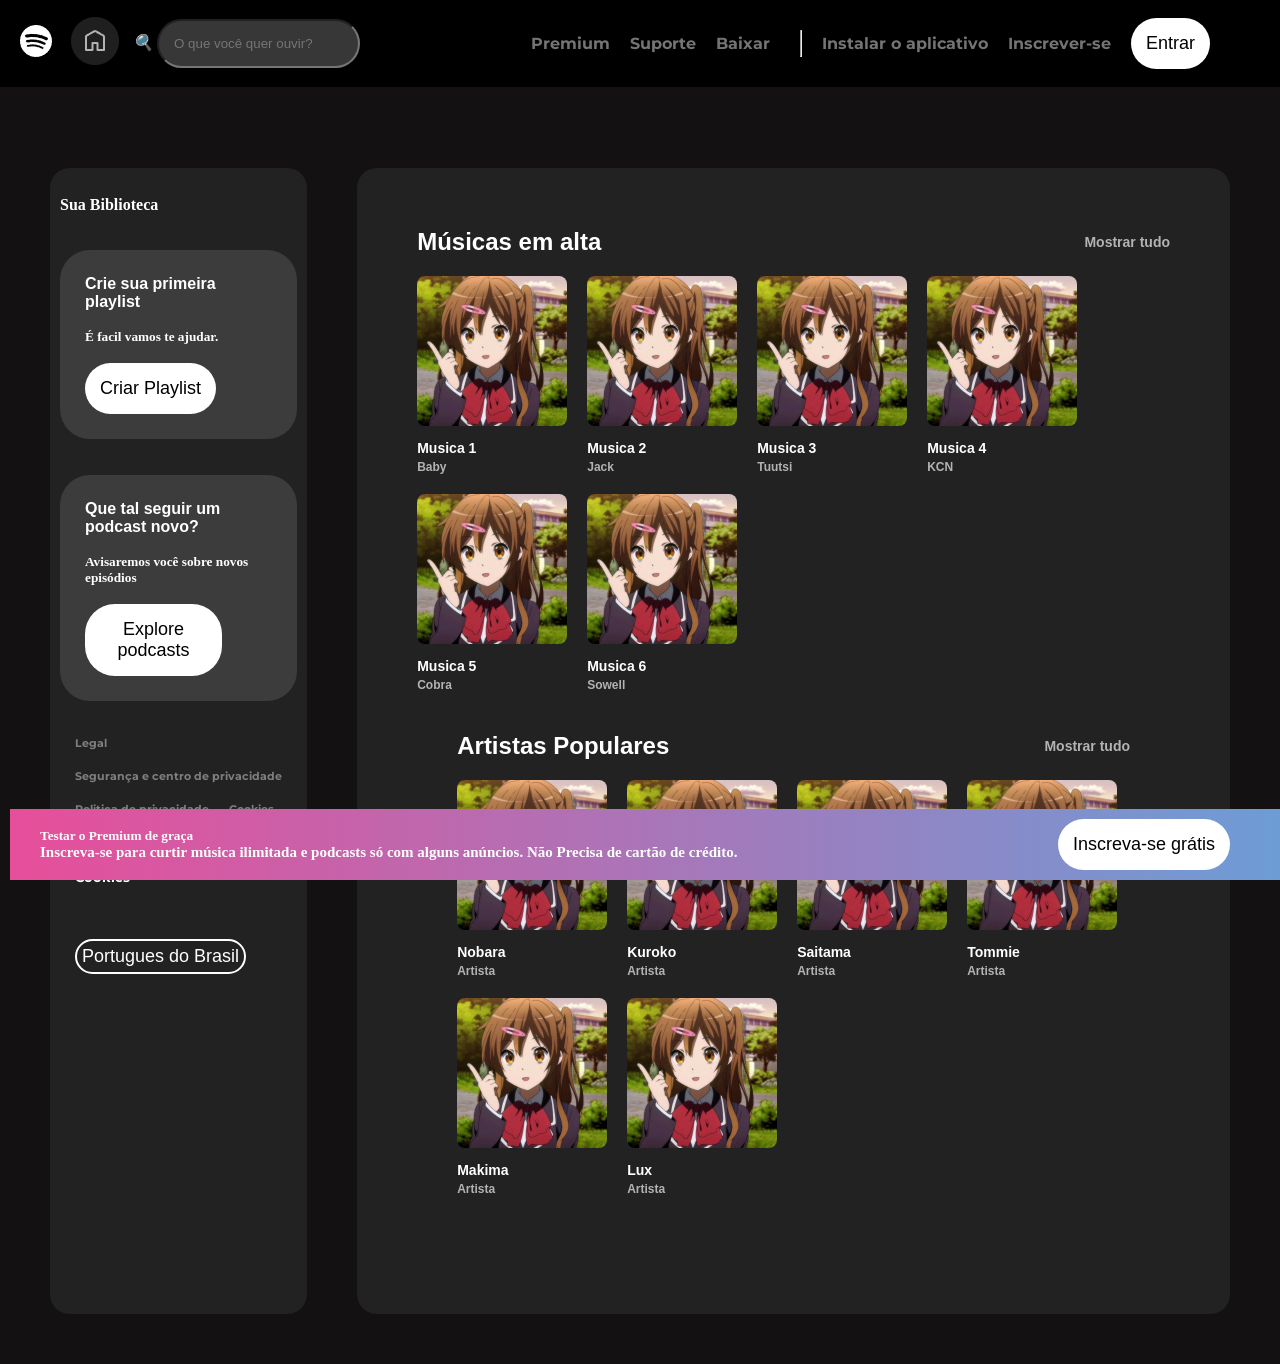
<file: index.html>
<!DOCTYPE html>
<html lang="pt-br">
<head>
    <meta charset="UTF-8">
    <meta name="viewport" content="width=device-width, initial-scale=1.0">
    <title>Spitify</title>
    <link rel="stylesheet" type="text/css" href="css/style.css">
    <link href="https://fonts.googleapis.com/css2?family=Montserrat&display=swap" rel="stylesheet">
    <link rel="icon" type="image/icon" href="img/spotify_ico.ico">
</head>
<body>
  <div></div>
    <header>
        <div id="header_div_right">
            <div><a href="#"><img src="img/spoti_logo.png" alt="Spotify_logo"></a></div>
            <div>
                <a href="#"><img src="img/home.png" alt="Home_logo" id="IMG_HOME"></a>
            </div>
            <div class="search-container">
              <i class="search-icon">🔍</i>
              <input type="text" placeholder="O que você quer ouvir?" id="input_busca">
            </div>
          </div>
        <div id="header_div_left">
            <div class="opcoes2">
                <div><h4><a href="https://www.spotify.com/br-pt/premium/">Premium</a></h4></div>
                <div><h4><a href="https://support.spotify.com/br-pt/">Suporte</a></h4></div>
                <div><h4><a href="https://open.spotify.com/download">Baixar</a></h4></div>
            </div>
            <hr>
            <div class="opcoes2">
                <div><h4><a href="https://open.spotify.com/download">Instalar o aplicativo</a></h4></div>
                <div><h4><a href="#">Inscrever-se</a></h4></div>
                <div><button id="buttonentrar" type="submit"><a href="index.html">Entrar</a></button></div>
            </div>
        </div>
    </header>
    <br>
    <div>
       <div class="Conteudo">
        <div class="leftside">
            <br>
            <p>Sua Biblioteca</p>
            <br><br>
            <div class="boxconteudo">
                <h4 class="h4branco">Crie sua primeira playlist</h4>
                <br>
                <h5>É facil vamos te ajudar.</h5>
                <br>
                <button>Criar Playlist</button>
                <br>
            </div>
            <br><br>
            <div class="boxconteudo">
                <h4 class="h4branco">Que tal seguir um podcast novo?</h4>
                <br>
                <h5>Avisaremos você sobre novos episódios</h5>
                <br>
                <button>Explore podcasts</button>
                <br>
            </div>
            <br><br>
            <div class="rodape1">
                <h5 class="footer_formatation">Legal</h5>
                <h5 class="footer_formatation">Segurança e centro de privacidade</h5>
                <h5 class="footer_formatation">Politica de privacidade</h5>
                <h5 class="footer_formatation">Cookies</h5>
                <h5 class="footer_formatation">Sobre Anúncios</h5>
                <h5 class="footer_formatation">Acessibilidade</h5>
                <p id="Cookies1"><a href="#">Cookies</a></p>
            </div>
            <br><br><br>
            <div class="rodape1">
                <button id="butaoidioma">Portugues do Brasil</button>
            </div>
        </div>
        <div class="right">
            <div class="secao-musicas">
                <div class="topo-secao">
                  <h2>Músicas em alta</h2>
                  <a href="#">Mostrar tudo</a>
                </div>
              
                <div class="lista-musicas">
                  <div class="musica">
                    <img src="img/capa.png" alt="Capa do álbum" class="imgMusic">
                    <p class="titulo">Musica 1</p>
                    <p class="artista">Baby</p>
                  </div>
                  <div class="musica">
                    <img src="img/capa.png" alt="Capa do álbum" class="imgMusic">
                    <p class="titulo">Musica 2</p>
                    <p class="artista">Jack</p>
                  </div>
                  <div class="musica">
                    <img src="img/capa.png" alt="Capa do álbum" class="imgMusic">
                    <p class="titulo">Musica 3</p>
                    <p class="artista">Tuutsi</p>
                  </div>
                  <div class="musica">
                    <img src="img/capa.png" alt="Capa do álbum" class="imgMusic">
                    <p class="titulo">Musica 4</p>
                    <p class="artista">KCN</p>
                  </div>
                  <div class="musica">
                    <img src="img/capa.png" alt="Capa do álbum" class="imgMusic">
                    <p class="titulo">Musica 5</p>
                    <p class="artista">Cobra</p>
                  </div>
                  <div class="musica">
                    <img src="img/capa.png" alt="Capa do álbum" class="imgMusic">
                    <p class="titulo">Musica 6</p>
                    <p class="artista">Sowell</p>
                  </div>
                  <br><br>
                  </div>
                  <div class="secao-musicas">
                    <div class="topo-secao">
                      <h2>Artistas Populares</h2>
                      <a href="#">Mostrar tudo</a>
                    </div>
                  
                    <div class="lista-musicas">
                      <div class="musica">
                        <img src="img/capa.png" alt="Capa do álbum" class="imgartistas">
                        <p class="titulo">Nobara</p>
                        <p class="artista">Artista</p>
                      </div>
                      <div class="musica">
                        <img src="img/capa.png" alt="Capa do álbum" class="imgartistas">
                        <p class="titulo">Kuroko</p>
                        <p class="artista">Artista</p>
                      </div>
                      <div class="musica">
                        <img src="img/capa.png" alt="Capa do álbum" class="imgartistas">
                        <p class="titulo">Saitama</p>
                        <p class="artista">Artista</p>
                      </div>
                      <div class="musica">
                        <img src="img/capa.png" alt="Capa do álbum" class="imgartistas">
                        <p class="titulo">Tommie</p>
                        <p class="artista">Artista</p>
                      </div>
                      <div class="musica">
                        <img src="img/capa.png" alt="Capa do álbum" class="imgartistas">
                        <p class="titulo">Makima</p>
                        <p class="artista">Artista</p>
                      </div>
                      <div class="musica">
                        <img src="img/capa.png" alt="Capa do álbum" class="imgartistas">
                        <p class="titulo">Lux</p>
                        <p class="artista">Artista</p>
                      </div>
              </div>
        </div>
       </div>
    <br>
    <footer>
        <div id="div-left">
            <h5>Testar o Premium de graça</h5>
            <h3>Inscreva-se para curtir música ilimitada e podcasts só com alguns anúncios. Não Precisa de cartão de crédito.</h3>
        </div>
            <button>Inscreva-se grátis</button>
    
        </footer>
</body>
</html>
</file>
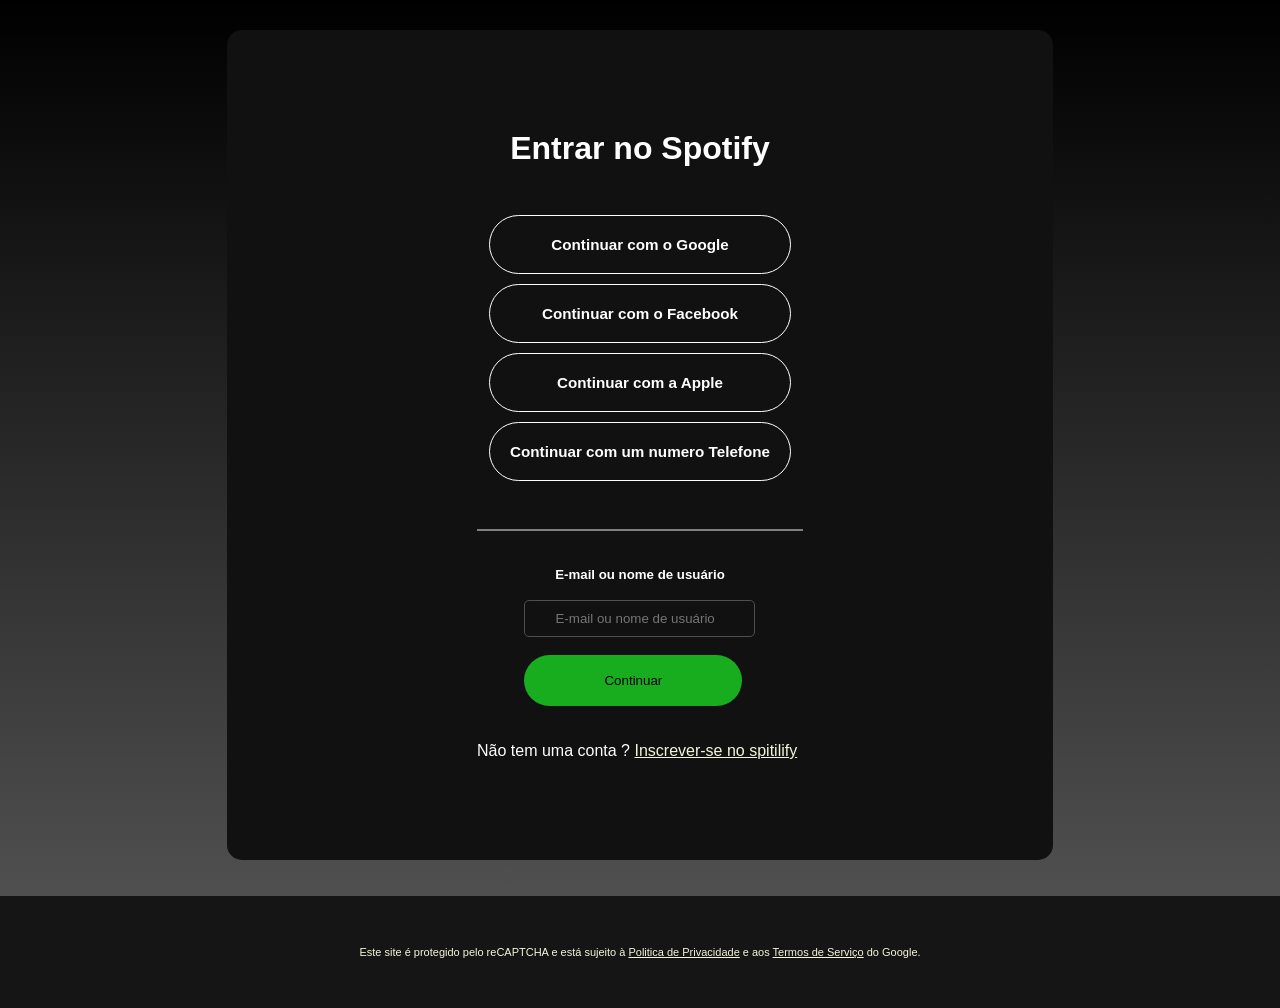
<file: login.html>
<!DOCTYPE html>
<html lang="pt br">
<head>
    <meta charset="UTF-8">
    <meta name="viewport" content="width=device-width, initial-scale=1.0">
    <title>Spitilify - Login</title>
    <link rel="stylesheet" type="text/css" href="css/login.css">
    <link rel="icon" type="image/icon" href="img/spotify_ico.ico">
    <link href="https://fonts.googleapis.com/css2?family=DM+Sans:ital,wght@0,400;0,700;1,400&display=swap" rel="stylesheet">
</head>
<body>
<div class="container">
    <div id="titulo">
        <img href="img/spotify_ico.ico">
        <h1>Entrar no Spotify</h1>
    </div>
    <br><br>
    <div id="FormasDeLogin">
        <div class="loginopcoes"><h3>Continuar com o Google</h3></div>
        <div class="loginopcoes"><h3>Continuar com o Facebook</h3></div>
        <div class="loginopcoes"><h3>Continuar com a Apple</h3></div>
        <div class="loginopcoes"><h3>Continuar com um numero Telefone</h3></div>
    </div>
    <br><br>
    <div>
        <hr>
    </div>
    <br><br>
    <div id="Login">
        <h5>E-mail ou nome de usuário</h5>
        <br>
        <form>
            <input id="login2" type="text" placeholder="E-mail ou nome de usuário">
            <br><br>
            <button id="ButaoContinuar" type="submit">Continuar</button>
        </form>
        
    </div>
    <br><br>
    <div>
        <p>Não tem uma conta ? <a href="https://www.spotify.com/br-pt/signup?flow_id=8c59bcf8-b837-4317-a223-207bad05a608%3A1745026562&forward_url=https%3A%2F%2Fopen.spotify.com%2Fintl-pt%2F%3Fflow_ctx%3D8c59bcf8-b837-4317-a223-207bad05a608%253A1745026562">Inscrever-se no spitilify</a></p>
    </div>
</div>
    <br>
    <br>
    <footer>
        <div>
            <p>Este site é protegido pelo reCAPTCHA e está sujeito à <a href="https://policies.google.com/privacy">Politica de Privacidade</a> e aos <a href="https://policies.google.com/terms">Termos de Serviço</a> do Google.</p>
        </div>
    </footer>
</body>
</html>
</file>
<file: css/style.css>
*{
    padding: 0;
    margin: 0;

}
.imgMusic{
    width: 250px;
    height: 150px;
}
.imgartistas{
    width: 250px;
    height: 150px;
    border-radius: 50%;
}
#butaoidioma{
    background-color: RGBA(0,0,0,0);
    border: 2px solid white;
    padding: 5px;
    color: white;
}
.rodape1{
    flex-wrap: wrap;
    font-size: 13px;
    font-family: 'Montserrat', sans-serif;
    gap: 20px;
    display: flex;
    padding-left: 15px;
}
#Cookies1{
    color: white;
}
.footer_formatation{
    color: rgb(128, 127, 127);
}
.h4branco{
    margin: 0;
    color: white;
    font-family: Arial, Helvetica, sans-serif;
}
.boxconteudo{
    background-color: rgb(61, 60, 60);
    border-radius: 30px;
    color: white;
    padding: 25px;
}
.right{
    display: flex;
    flex-direction: column;
    background-color: rgb(34, 34, 34);
    color: white;
    font-weight: bold;
    border-radius: 20px;
    padding: 20px;
}
.leftside{
    background-color: rgb(34, 34, 34);
    color: white;
    font-weight: bold;
    width: 28%;
    padding: 10px;
    border-radius: 20px;
    
}
.Conteudo{
    display: flex;
    justify-content: center;
    gap: 50px;
    padding: 50px;
    margin-top: 100px;
}
a{
    text-decoration: none;
    color: inherit;
}
#header_div_right{
    display: flex;
    align-items: center; 
    gap: 10px;    
    padding: 5px;
}
#search_box {
    display: flex;
    align-items: center;
    background-color: rgb(34, 34, 34);
    border-radius: 30px;
    padding: 10px 15px;
    color: rgb(85, 84, 84);
    width: 300px;
}
#IMG_HOME{
    cursor: pointer;
}
.Header_Direita{
    align-items: center;
    margin-bottom: 25px;
}
/* Input da busca */
#search_box input {
    background: none;
    border: none;
    outline: none;
    color: white;
    font-size: 16px;
    font-family: 'Franklin Gothic Medium', 'Arial Narrow', Arial, sans-serif;
    flex: 1;
    margin: 0 10px;
}

.clear_icon {
    cursor: pointer;
    color: rgb(170, 170, 170);
    font-size: 16px;
}

/* Separador visual entre input e ícone */
.clear_icon {
    border-left: 1px solid rgb(66, 63, 63);
    padding-left: 10px;
    margin-left: 10px;
}
#input_busca{
    background-color: rgb(56, 55, 55);
    color:rgb(170, 170, 170);
    border-radius: 30px;
    padding: 15px;
    font-family: 'Lucida Sans', 'Lucida Sans Regular', 'Lucida Grande', 'Lucida Sans Unicode', Geneva, Verdana, sans-serif;
}
#header_div_left{
    display: flex;
    justify-content: space-between;
}
nav{
    background-color: rgb(34, 34, 34);
    border-radius: 30px;
    padding: 10px;
    color: rgb(85, 84, 84);
}
body{
    background-color: rgb(19, 17, 17);
}
header{
    position: fixed;
    display: flex;
    justify-content:space-between;
    background-color: black;
    padding: 10px;
    width: calc(100% - 20px);
    z-index: 1;
}
footer{
    position: fixed;
    bottom: 10px;
    right: 10px;
    left: 0;
    display: flex;
    justify-content: space-between;
    align-items: center;
    background-image: linear-gradient(to right, rgb(231, 78, 154), rgb(108, 157, 214));
    width: calc(100% - 20px); 
    margin: 10px; 
    padding: 10px;
    z-index: 1000; 

}
button{
    color: black;
    background-color: white;
    border-radius: 30px;
    padding: 15px;
    font-family: 'Franklin Gothic Medium', 'Arial Narrow', Arial, sans-serif;
    font-size: 18px;
    margin-right: 50px;
    border: none;
    cursor: pointer;
}
#div-left{
    color: white;
    margin-left: 20px;
}
h4{
    font-family: 'Montserrat', sans-serif;
    color: rgb(116, 116, 116);
}
h3{
    font-size: 15px;
    font-family: Georgia, 'Times New Roman', Times, serif;
}
.opcoes2{
    margin-right: 10px;
    display: flex;
    justify-content: space-between;align-items: center;
    gap: 20px;
}
#buttonentrar{
    padding: auto;
}
hr{
    margin: 20px;
}
.secao-musicas {
    margin: 40px;
    color: white;
    font-family: sans-serif;
  }
.topo-secao {
    display: flex;
    justify-content: space-between;
    align-items: center;
    margin-bottom: 20px;
  }
.topo-secao h2 {
    font-size: 24px;
    margin: 0;
  }
.topo-secao a {
    color: #b3b3b3;
    text-decoration: none;
    font-size: 14px;
  }
.topo-secao a:hover {
    text-decoration: underline;
  }
.lista-musicas {
    display: flex;
    gap: 20px;
    flex-wrap: wrap;
  }
.musica {
    width: 150px;
  }
.musica img {
    width: 100%;
    border-radius: 8px;
  }
.musica .titulo {
    margin: 10px 0 4px;
    font-weight: bold;
    font-size: 14px;
  }
.musica .artista {
    margin: 0;
    font-size: 12px;
    color: #b3b3b3;
  }
</file>
<file: css/login.css>
*{
    margin: 0px;
    padding: 0px;
    box-sizing: border-box;
    font-family: Circular, Helvetica, Arial, sans-serif;
}
body, html{
    background-image: linear-gradient(black, rgb(80, 80, 80));
    height: 100%;
    display: flex;
    align-items: center;
    flex-direction: column;
}
#login2{
    background-color: rgb(17, 17, 17);
    padding: 10px 30px;
}
hr{
    width: 100%;
    height: 1px;
    border: 0px;
    border: 1px solid gray;
}
.container{
    background-color: rgb(17, 17, 17);
    color: white;
    border-radius: 15px;
    padding: 100px 250px;
    margin-top: 30px;
    justify-content: center;
}
.loginopcoes{
    display: flex;
    justify-content: center;
    border-radius: 30px;
    border: 1px solid white;
    padding: 20px;
    font-size: 13px;
    margin: 10px;

}
#titulo{
    display: flex;
    justify-content: center;
}
#FormasDeLogin{
    padding: 2px;
}
input{
    text-align: left;
    border: 1px solid rgb(80, 79, 79);
    border-radius: 5px;
    opacity: 1;
    padding: 10px;

}
#Login{
    display: flex;
    align-items: center;
    justify-content: left;
    flex-direction: column;
}
#ButaoContinuar{
    background-color: rgb(23, 173, 31);
    border: none;
    border-radius: 30px;
    padding: 18px 80px;
}
footer{
    color: beige;
    background-color: rgb(22, 21, 21);
    padding: 50px;
    width: 100vw; /* Faz o footer ocupar 100% da largura da viewport */
    text-align: center;
    font-size: 11px;
    bottom: 0;
}
a{
    color: beige;
}
</file>
